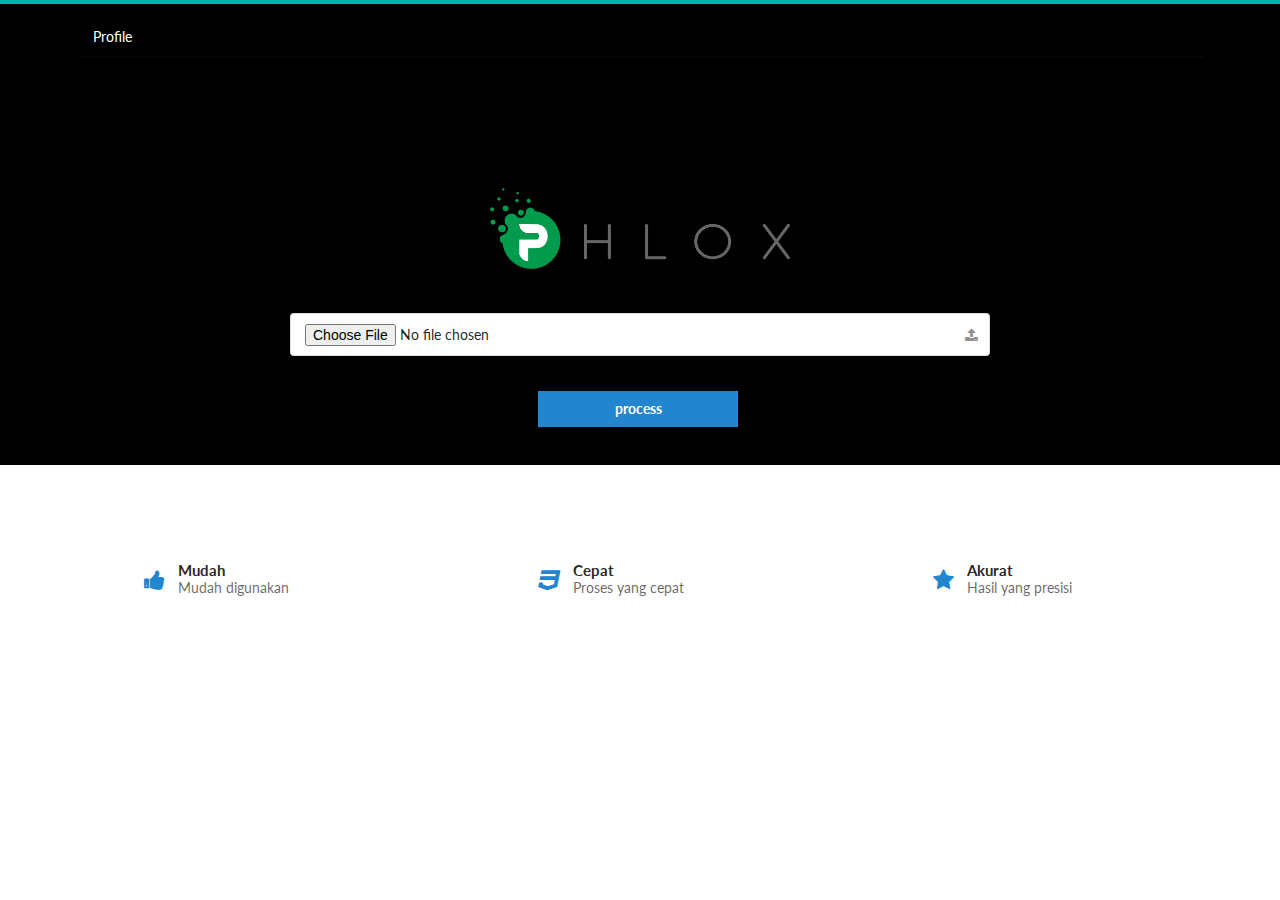
<file: project/templates/index.html>
<!DOCTYPE html>
<head>
    <!-- Standard Meta -->
    <meta charset="utf-8" />
    <meta http-equiv="X-UA-Compatible" content="IE=edge,chrome=1" />
    <meta name="viewport" content="width=device-width, initial-scale=1.0, maximum-scale=1.0">

    <!-- Site Properties -->
    
    <title>Phlox - Speed Detection Estimation</title>
    <link rel="stylesheet" type="text/css" href="/static/public/css/semantic.min.css" />
    <link rel="stylesheet" type="text/css" href="/static/public/css/app.css" />
    <link rel="stylesheet" type="text/css" href="/static/lib/slick/slick.css" />
    <link rel="stylesheet" type="text/css" href="/static/lib/slick/slick-theme.css" />
    
    <script src="/static/public/javascript/jquery.min.js"></script>
    <script src="/static/public/javascript/semantic.min.js"></script>
    <script type="text/javascript" src="/static/lib/slick/slick.min.js"></script>
    <script src="/static/public/javascript/following-menu.js"></script>
    <script src="/static/public/javascript/banner-carousel.js"></script>
    <script type="text/javascript" src="/static/js/header.js"></script>
    <script type="text/javascript" src="/static/js/footer.js"></script>


<body class="pushable">


<div class="ui large top fixed menu transition hidden">
  <div class="ui container">
    <!-- <a class="item" href="index.php">Home</a> -->
    <a class="item" href="" style="color: white">Profile</a>
  
    <div class="right menu">
      <!-- <img class="ui mini image" src="public/images/logoNyareh2.png"> -->
    </div>
  </div>
</div>
<div class="pusher">
  <div class="ui inverted vertical masthead center aligned segment">
    <div class="ui container">
      <div class="ui secondary pointing  menu">
        <!-- <a class="item">Home</a> -->
        <a class="item" href="https://julio.gravicodev.com" style="color: white">Profile</a>
        <div class="right menu">
          <!-- <img class="ui image" src="public/images/logoNyareh.png"> -->
        </div>
      </div>
    </div>
    <div class="ui text container">
      <img class="ui centered medium image" src="/static/public/images/logo-phlox.png" style="margin-top: 130px; margin-bottom: 20px">
      <br>

        <form class="ui form" method="post" action="/upload" enctype = "multipart/form-data">
            <div class="field">
                <div class="ui fluid icon input">
                    <input type="file" name="photo" required="">
                    <i class="upload icon"></i>
                </div>
            </div>
            <br/>
            <div class="field">
                <input class="ui primary button" type="submit" name="submit" value="process" style="border-radius: 0px; width: 200px" />
            </div>
        </form>

      <br>
    </div>
  </div>
  <div class="ui vertical stripe segment">
    <div class="ui container">
      <div class="ui five column centered grid">
        <div class="column centered">
          <h4 class="ui header">
            <i class="blue thumbs up icon"></i>
            <div class="content">
              Mudah
              <div class="sub header">
                Mudah digunakan
              </div>
            </div>
        </div>
        <div class="column centered">
          <h4 class="ui header">
            <i class="blue css3 icon"></i>
            <div class="content">
              Cepat
              <div class="sub header">
                Proses yang cepat
              </div>
            </div>
        </div>
        <div class="column centered">
          <h4 class="ui header">
            <i class="blue star icon"></i>
            <div class="content">
              Akurat
              <div class="sub header">
                Hasil yang presisi
              </div>
            </div>
        </div>

      </div>
    </div>


  </div>

</body>
</file>
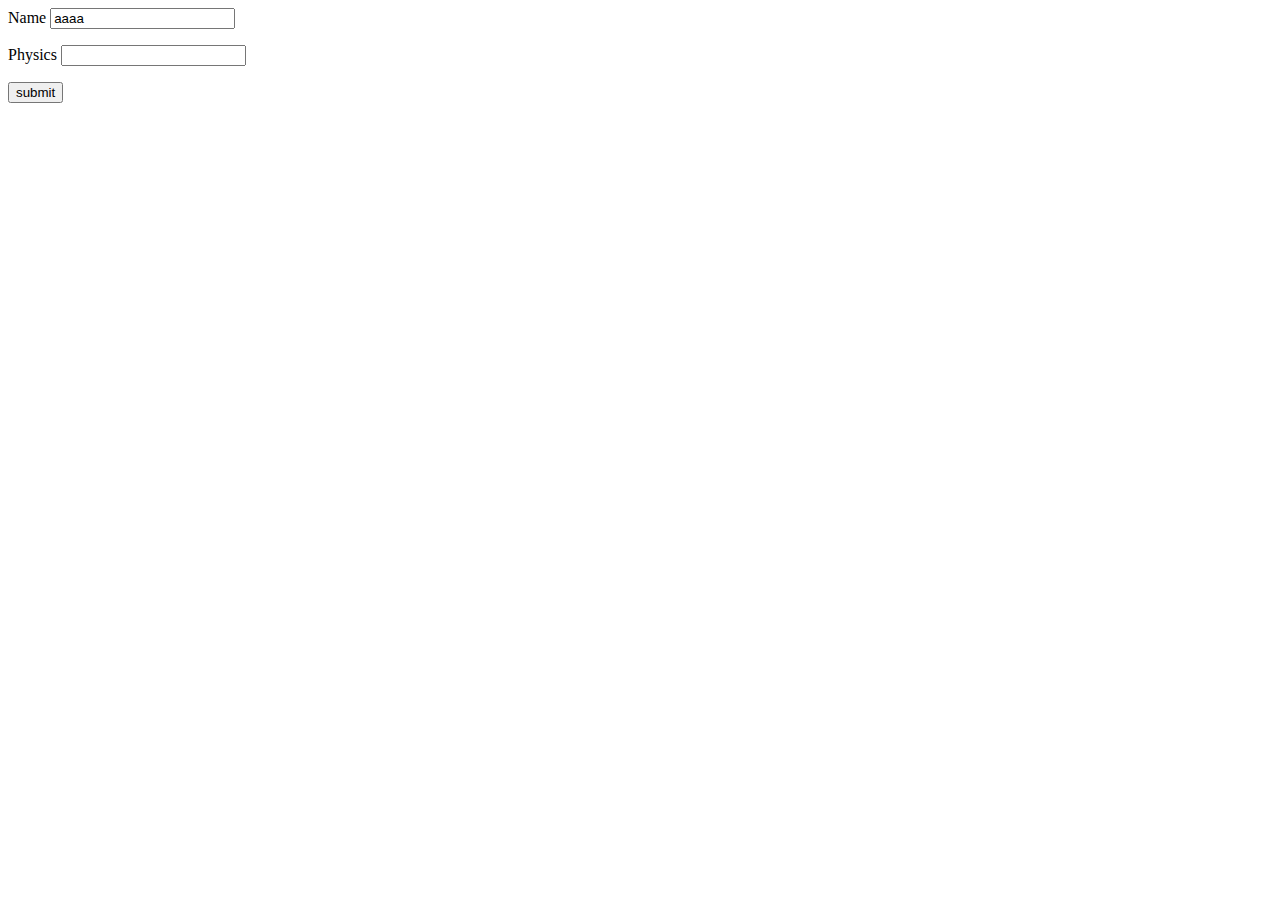
<file: templates/student.html>
<html>
   <body>
   
      <form action = "/result" method = "GET">
         <p>Name <input type = "text" name = "name" value="aaaa" /></p>
         <p>Physics <input type = "text" name = "email" /></p>
         <p><input type = "submit" value = "submit" /></p>
      </form>
      
   </body>
</html>
</file>
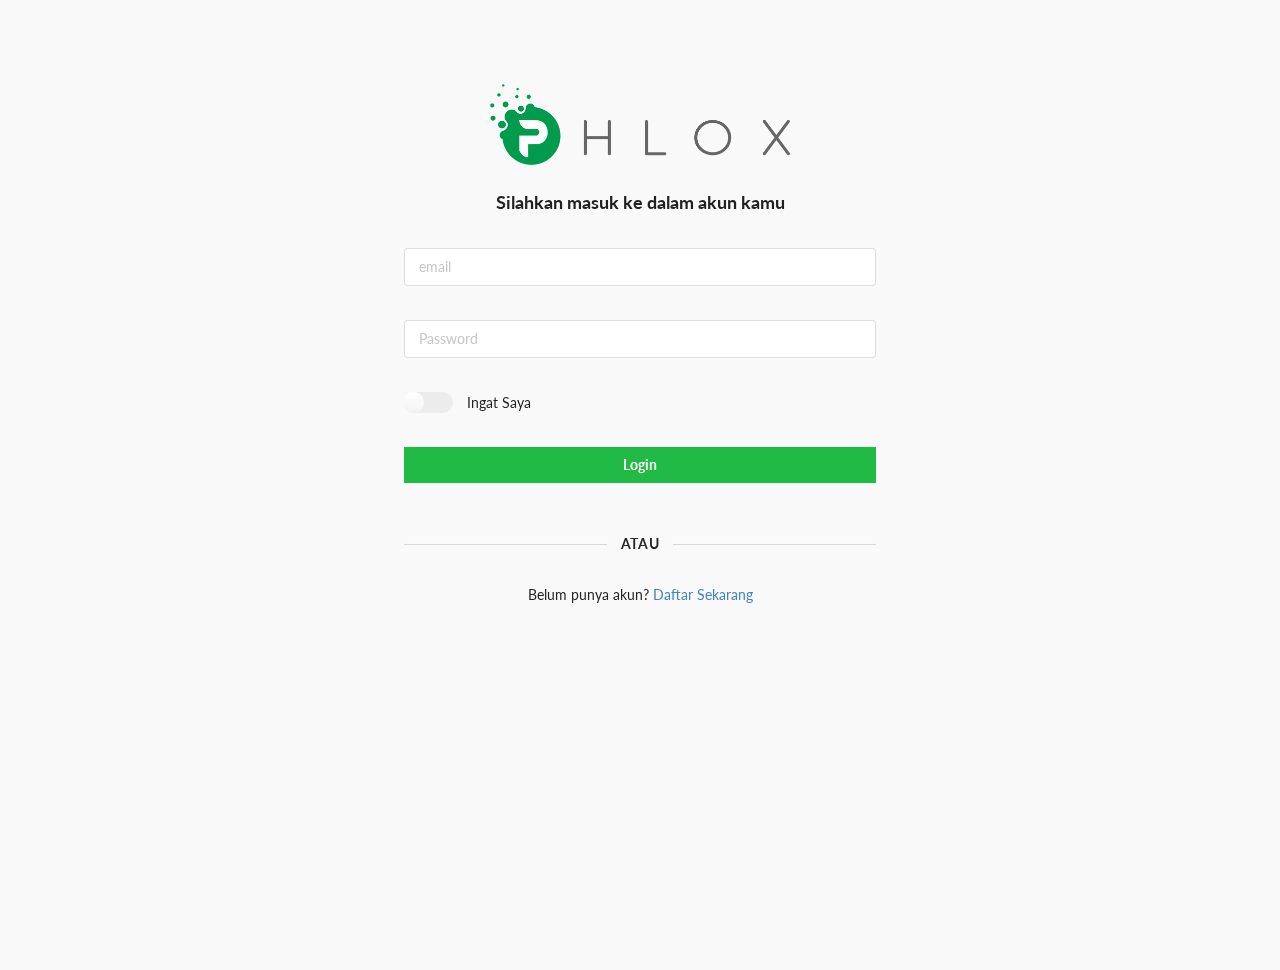
<file: project/templates/login.html>
<!DOCTYPE html>
<html>

<head>
    <!-- Standard Meta -->
    <meta charset="utf-8" />
    <meta http-equiv="X-UA-Compatible" content="IE=edge,chrome=1" />
    <meta name="viewport" content="width=device-width, initial-scale=1.0, maximum-scale=1.0">

    <!-- Site Properties -->
    
    <title>Phlox - Speed Detection Estimation</title>
    <link rel="stylesheet" type="text/css" href="/static/public/css/semantic.min.css" />
    <link rel="stylesheet" type="text/css" href="/static/public/css/app.css" />
    <link rel="stylesheet" type="text/css" href="/static/lib/slick/slick.css" />
    <link rel="stylesheet" type="text/css" href="/static/lib/slick/slick-theme.css" />
    
    <script src="/static/public/javascript/jquery.min.js"></script>
    <script src="/static/public/javascript/semantic.min.js"></script>
    <script type="text/javascript" src="/static/lib/slick/slick.min.js"></script>
    <script src="/static/public/javascript/following-menu.js"></script>
    <script src="/static/public/javascript/banner-carousel.js"></script>
    <script type="text/javascript" src="/static/js/header.js"></script>
    <script type="text/javascript" src="/static/js/footer.js"></script>

</head>

<body>
	<div class="login-section" id="div_login" style="display: 'none'">
		<div class="ui stackable middle aligned center aligned grid" id="top-login-regis">
		    <div class="column" id="content-login-regis">
		        <a href="index.php">
		            <img class="ui centered medium image" src="/static/public/images/logo-phlox.png">
		        </a>
		        <p class="ui header">Silahkan masuk ke dalam akun kamu</p><br>
		        <form class="ui form" method="POST" action="">
		            <div class="field">
		                <input type="email" name="email" placeholder="email" required="">
		            </div><br>
		            <div class="field">
		                <input type="password" name="password" placeholder="Password">
		            </div>
		            <input type="text" name="method" value="db" hidden><br>
		            <div class="inline fields">
		                <div class="inline field">
						    <div class="ui toggle checkbox">
						      <input type="checkbox" tabindex="0" class="hidden">
						      <label>Ingat Saya</label>
						    </div>
						  </div>
		            </div><br>
		            <button class="ui fluid green button" type="submit">Login</button><br>
		        </form><br>
		        <div class="ui horizontal divider">Atau</div><br>
			    <p>Belum punya akun? 
			    	<a href="register.php">Daftar Sekarang</a>
			    </p><br>	
		    </div>
		</div>
</div>

</body>

</html>
</file>
<file: static/public/css/app.css>
/* Variables */
/* Hidden */
.hidden.menu {
  display: none; }

/* Global Part */
.ui.vertical.stripe {
  padding: 8em 0em; }
  .ui.vertical.stripe h3 {
    font-size: 2em; }
  .ui.vertical.stripe .button + h3, .ui.vertical.stripe p + h3 {
    margin-top: 3em; }
  .ui.vertical.stripe .floated.image {
    clear: both; }
  .ui.vertical.stripe p {
    font-size: 1.33em; }
  .ui.vertical.stripe .horizontal.divider {
    margin: 3em 0em; }


.ui.square {
  border-radius: 0;
  border: 0; }

.ui.input input {
  border-radius: 0; }

.ui.action.input input {
  padding-right: 10.67143em !important; }

.ui.action.input > .button, .ui.action.input > .buttons > .button {
  padding-left: 2em;
  padding-right: 2em; }

.ui.action.input:not([class*="left action"]) > .button:last-child {
  border-radius: 0; }

.ui.button, .ui.basic.button {
  border-radius: 0; }

.ui.card, .ui.cards > .card {
  border: none;
  border-radius: 0; }
  .ui.card .image, .ui.cards > .card .image {
    background: transparent; }

.ui.tabular.menu .active.item {
  border-radius: 0 0 0 0 !important; }

/* body */
body {
  background: #f9f9f9;
  background-color: #f9f9f9; }

/* Menu */
/* Kategori */
.top-section {
  margin-top: 1em; }

#category {
  padding: 1em;}

#category-lowongan {
  padding: 1em;
  border-top: solid 2px #fbbd08;}


/*.ui.vertical.menu{
  width: 20rem;
}*/



.ui.menu a.item.kategori:hover {
  color: white;
  background: #2185d0; }

/* Banner */
#banner {
  padding: 0;
  margin-bottom: 0; }


.banner-section {
  margin-left: 0em; }

.banner-section2{
  margin-top: 56px;
  text-align: center;
  border-top: .3em solid #fbbd08;
  
}
.center-cropped {
  object-fit: none;
  object-position: center;
  width: 100%;
  height: 500px; }

/* Slick */
.slick-dots {
  bottom: 10px; }

.slick-prev {
  left: 25px;
  z-index: 2; }

.slick-next {
  right: 25px;
  z-index: 2; }



/* Promo */
#promo {
  margin-top: 0; }

.ui.menu a.item.promo:hover {
  border-bottom: 1px solid #2185d0; }

/* Kelebihan coCustom */
.custom-section {
  margin-top: 8em;
  margin-bottom: 1em;
  margin-left: 1em; }

.full-height {
  margin-top: 8em;
  margin-bottom: 1em;
  margin-left: 1em; }

.login-section {
  margin-top: 7em;
}
.register-section {
  margin-top: 7em;
}
.pasang-job-section {
  margin-top: 7em;
}

.category-top-section {
  margin-top: 7em; }


#content-login-regis {
  max-width: 500px; }

#content-pasang-job {
  max-width: 700px; }

.kategori-section {
  background: #f9f9f9; }

.info-section {
  margin-top: 2em; }

/* Show Barang */
.showroom-section {
  margin-top: 2em; }

#show-barang {
  border-radius: 0;
  border-left: 0;
  border-right: 0;
  border-bottom: 0; }

/* list item */
.title-product-section {
  margin-left: 2em; }

/* Breadcrumb */
.breadcrumb-section {
  margin-top: 1em; }

/* Detail product */
.title-detail-section {
  margin-top: 2em; }

.detail-product-section {
  margin-top: 1em; }

.ui.thumbnail {
  margin-bottom: 1em; }

.ui.full-image {
  max-width: 340px;
  max-height: 340px; }

#image-product {
  padding-left: 0; }

#custom-product {
  max-height: 368px;
  height: 368px; }

#height-custom {
  height: 215px;
  max-height: 215px;
  border-radius: 0; }


/* Sosial */
.sosial-section {
  margin-top: 2em; }


/* Footer */
.footer {
  margin-top: 1em; }



.ui.inverted.segment, .ui.primary.inverted.segment {
  background: black;
  color: #fff;
  border-top: .3em solid #00B5AD; }

.ui.link.list a.item {
  color: #fff; }

@media only screen and (max-width: 700px) {
  .ui.fixed.menu {
    display: none !important; }

  .masthead.segment {
    min-height: 350px; } }

/*# sourceMappingURL=app.css.map */
</file>
